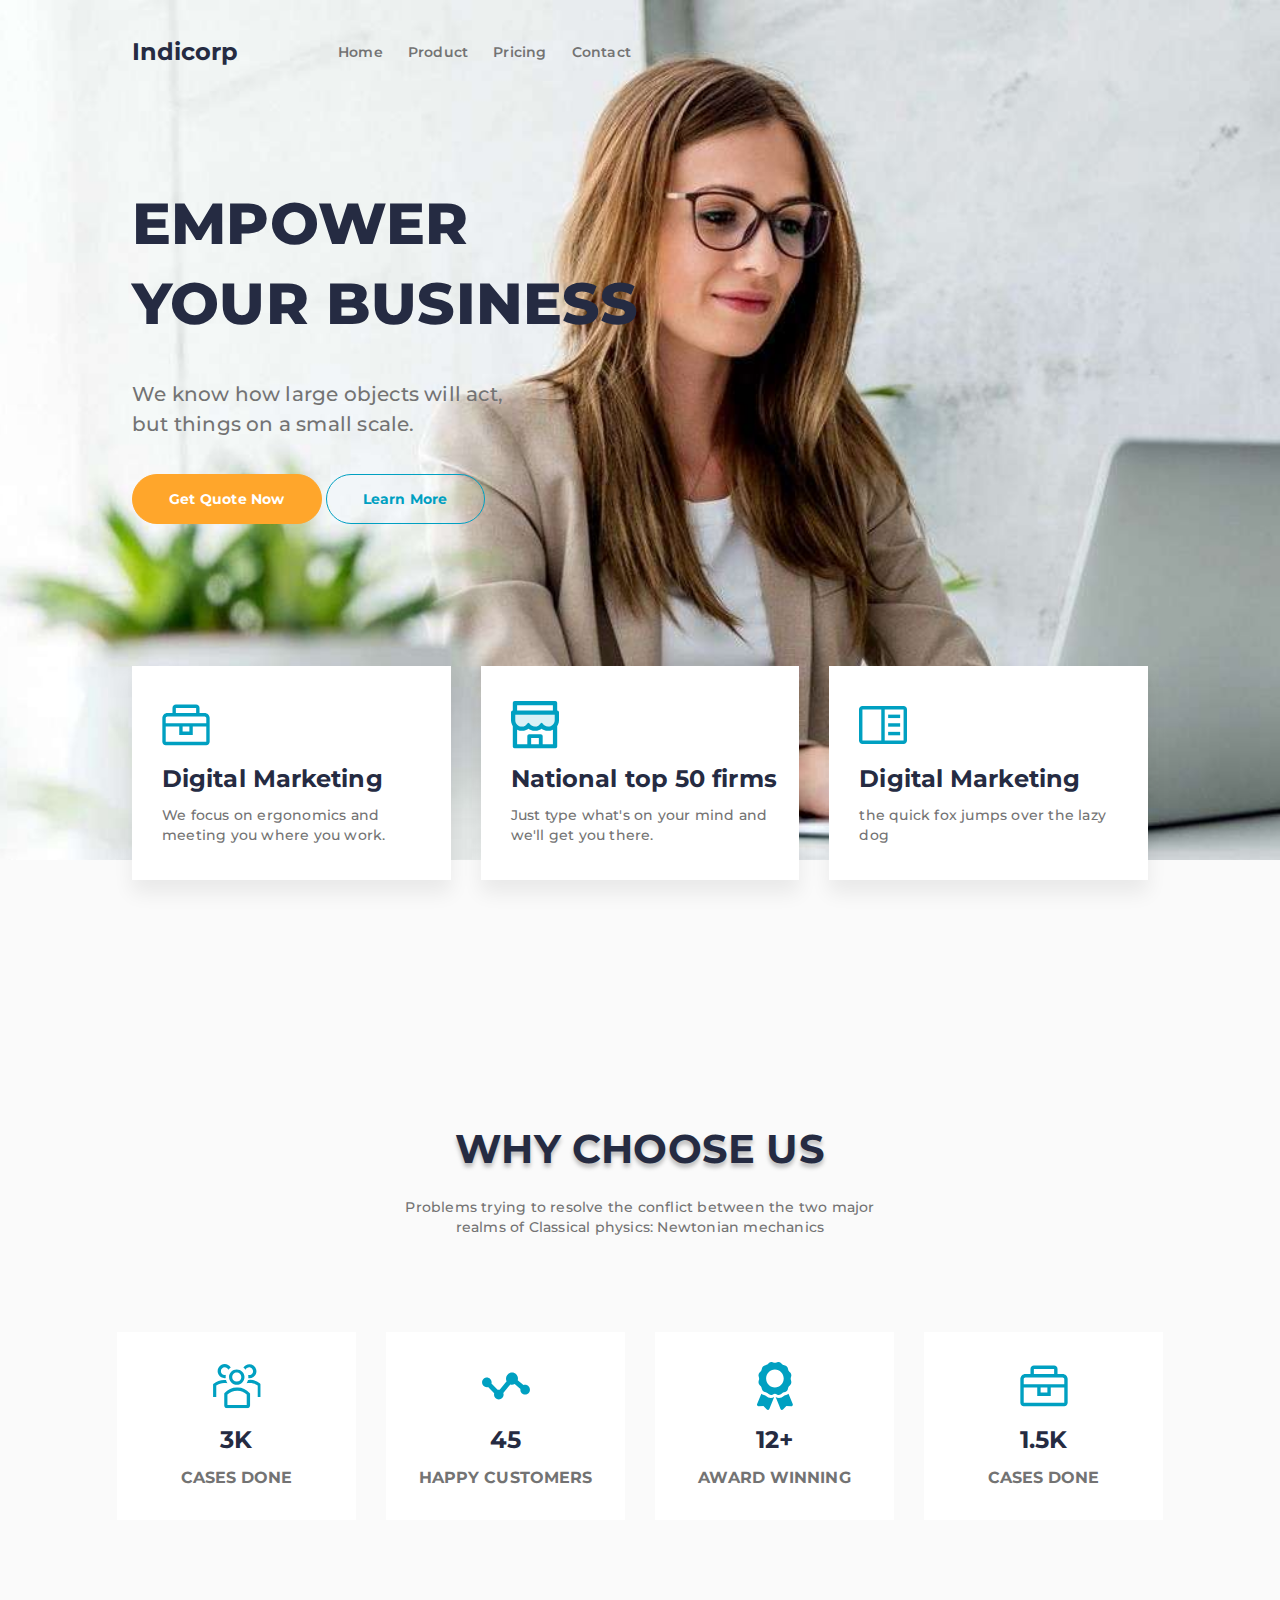
<file: docs/index.html>
<!DOCTYPE html>
<html lang="en">
<head>
    <meta charset="UTF-8">
    <meta http-equiv="X-UA-Compatible" content="IE=edge">
    <meta name="viewport" content="width=device-width, initial-scale=1.0">
    <title>Indicorp Webpack Template</title>
<link rel="icon" href="favicon.ico"><script defer src="js/app.js"></script><link href="css/app.css" rel="stylesheet"></head>
<body>
    <header class="header-main">
        <div class="container container--hero">
            <div class="header-bar">
                <a href="#" class="header-bar__logo">Indicorp</a>
                <nav class="header-bar__menu">
                    <ul class="header-bar__menu-list">
                        <li class="header-bar__menu-item"><a href="#" class="header-bar__menu-link">Home</a></li>
                        <li class="header-bar__menu-item"><a href="#" class="header-bar__menu-link">Product</a></li>
                        <li class="header-bar__menu-item"><a href="#" class="header-bar__menu-link">Pricing</a></li>
                        <li class="header-bar__menu-item"><a href="#" class="header-bar__menu-link">Contact</a></li>
                    </ul>
                </nav>
            </div>
            <div class="header-hero">
                <h1 class="header-hero__title">Empower your business</h1>
                <p class="header-hero__descr">We know how large objects will act, but things on a small scale.</p>
                <a href="#" class="button button--rounded button--primary">Get Quote Now</a>
                <a href="#" class="button button--rounded button--secondary">Learn More</a>
            </div>
            <div class="header-bottom">
                <div class="header-bottom__items">
                  <div class="header-bottom__item">
                    <div class="item-header">
                      <div class="item-header__img">
                        <svg width="48" height="48" viewBox="0 0 48 41" fill="none" xmlns="http://www.w3.org/2000/svg">
                          <path
                            d="M42.5886 8.52529H37.519V3.45567C37.519 2.55931 37.1629 1.69966 36.5291 1.06583C35.8952 0.432007 35.0356 0.0759277 34.1392 0.0759277H13.8608C12.9644 0.0759277 12.1047 0.432007 11.4709 1.06583C10.8371 1.69966 10.481 2.55931 10.481 3.45567V8.52529H5.41139C4.06684 8.52529 2.77736 9.05941 1.82662 10.0102C0.875886 10.9609 0.341766 12.2504 0.341766 13.5949V37.2531C0.341766 38.1495 0.697846 39.0092 1.33167 39.643C1.9655 40.2768 2.82515 40.6329 3.72151 40.6329H44.2785C45.1748 40.6329 46.0345 40.2768 46.6683 39.643C47.3021 39.0092 47.6582 38.1495 47.6582 37.2531V13.5949C47.6582 12.2504 47.1241 10.9609 46.1734 10.0102C45.2226 9.05941 43.9331 8.52529 42.5886 8.52529ZM13.8608 3.45567H34.1392V8.52529H13.8608V3.45567ZM44.2785 37.2531H3.72151V22.0443H17.2405V30.4936H30.7595V22.0443H44.2785V37.2531ZM20.6202 22.0443H27.3797V27.1139H20.6202V22.0443ZM3.72151 18.6645V13.5949C3.72151 13.1467 3.89955 12.7169 4.21647 12.4C4.53338 12.0831 4.9632 11.905 5.41139 11.905H42.5886C43.0368 11.905 43.4666 12.0831 43.7835 12.4C44.1004 12.7169 44.2785 13.1467 44.2785 13.5949V18.6645H3.72151Z"
                            fill="#00A0C1" />
                        </svg>
                      </div>
                      <h3 class="item-header__name">Digital Marketing</h3>
                      <p class="item-header__descr">We focus on ergonomics and
                        meeting you where you work.</p>
                    </div>
                  </div>
                  <div class="header-bottom__item">
                    <div class="item-header">
                      <div class="item-header__img">
                        <svg width="48" height="48" viewBox="0 0 48 48" fill="none" xmlns="http://www.w3.org/2000/svg">
                          <g clip-path="url(#clip0_1_50)">
                            <path opacity="0.15"
                              d="M43.65 13.7502H4.35004C4.33204 13.7502 4.32004 13.7621 4.32004 13.7799V19.1851C4.32004 22.7294 7.26003 25.6039 10.878 25.6039C13.32 25.6039 15.45 24.3 16.584 22.3619C16.758 22.0597 17.088 21.87 17.442 21.87C17.796 21.87 18.12 22.0597 18.3 22.3619C19.428 24.3 21.558 25.6039 24 25.6039C26.448 25.6039 28.584 24.2941 29.706 22.3501C29.88 22.0537 30.198 21.87 30.54 21.87H30.576C30.924 21.87 31.236 22.0537 31.41 22.3501C32.538 24.2941 34.674 25.6039 37.122 25.6039C40.74 25.6039 43.68 22.7294 43.68 19.1851V13.7799C43.68 13.7621 43.668 13.7502 43.65 13.7502Z"
                              fill="#00A0C1" />
                            <path
                              d="M46.2 9.48885V1.89659C46.2 0.847537 45.342 0 44.28 0H3.72003C2.65804 0 1.80004 0.847537 1.80004 1.89659V9.48885C0.798037 9.54812 3.71756e-05 10.372 3.71756e-05 11.3795V19.1851C-0.00380525 20.6197 0.290253 22.0398 0.864037 23.3576C1.12204 23.9622 1.44004 24.5311 1.80004 25.0705V45.518C1.80004 46.5612 2.65804 47.4146 3.72003 47.4146H44.28C45.342 47.4146 46.2 46.5671 46.2 45.518V25.0705C46.5657 24.5298 46.879 23.9563 47.136 23.3576C47.706 22.036 48 20.6313 48 19.1851V11.3795C48 10.372 47.202 9.54812 46.2 9.48885ZM6.12003 4.26732H41.88V9.48293H6.12003V4.26732ZM27.84 43.1532H20.16V36.9834H27.84V43.1532ZM41.904 43.1532H31.68V35.0868C31.68 34.0378 30.822 33.1902 29.76 33.1902H18.24C17.178 33.1902 16.32 34.0378 16.32 35.0868V43.1532H6.12003V28.7985C6.29403 28.8814 6.47403 28.9644 6.66003 29.0355C7.99803 29.5927 9.42003 29.8712 10.884 29.8712C12.348 29.8712 13.764 29.5927 15.108 29.0355C15.936 28.6918 16.716 28.2532 17.43 27.7257C17.442 27.7198 17.454 27.7198 17.466 27.7257C18.1822 28.2554 18.9622 28.6954 19.788 29.0355C21.126 29.5927 22.548 29.8712 24.012 29.8712C25.476 29.8712 26.892 29.5927 28.236 29.0355C29.064 28.6918 29.844 28.2532 30.558 27.7257C30.57 27.7198 30.582 27.7198 30.594 27.7257C31.3102 28.2554 32.0902 28.6954 32.916 29.0355C34.254 29.5927 35.676 29.8712 37.14 29.8712C38.604 29.8712 40.02 29.5927 41.364 29.0355C41.544 28.9585 41.724 28.8814 41.904 28.7985V43.1532ZM43.68 19.1851C43.68 22.7294 40.74 25.6039 37.122 25.6039C34.674 25.6039 32.538 24.2941 31.41 22.3501C31.236 22.0537 30.924 21.87 30.576 21.87H30.54C30.198 21.87 29.88 22.0537 29.706 22.3501C29.1304 23.3417 28.2992 24.1652 27.297 24.7367C26.2948 25.3082 25.1572 25.6074 24 25.6039C21.558 25.6039 19.428 24.3 18.3 22.3619C18.12 22.0597 17.796 21.87 17.442 21.87C17.088 21.87 16.758 22.0597 16.584 22.3619C16.005 23.3498 15.1728 24.1695 14.1711 24.7387C13.1694 25.3078 12.0336 25.6062 10.878 25.6039C7.26003 25.6039 4.32003 22.7294 4.32003 19.1851V13.7799C4.32003 13.7621 4.33203 13.7502 4.35003 13.7502H43.65C43.668 13.7502 43.68 13.7621 43.68 13.7799V19.1851Z"
                              fill="#00A0C1" />
                          </g>
                          <defs>
                            <clipPath id="clip0_1_50">
                              <rect width="48" height="47.4146" fill="#00A0C1" />
                            </clipPath>
                          </defs>
                        </svg>
                      </div>
                      <h3 class="item-header__name">National top 50 firms</h3>
                      <p class="item-header__descr">Just type what's on your mind
                        and we'll get you there.</p>
                    </div>
                  </div>
                  <div class="header-bottom__item">
                    <div class="item-header">
                      <div class="item-header__img">
                        <svg width="48" height="48" viewBox="0 0 48 48" fill="#00A0C1" xmlns="http://www.w3.org/2000/svg">
                          <g clip-path="url(#clip0_1_57)">
                            <path d="M29.1419 13.6241H41.1398V17.0695H29.1419V13.6241Z" fill="#00A0C1" />
                            <path d="M29.1419 22.2375H41.1398V25.6829H29.1419V22.2375Z" fill="#00A0C1" />
                            <path d="M29.1419 30.8506H41.1398V34.2959H29.1419V30.8506Z" fill="#00A0C1" />
                            <path
                              d="M44.5679 5.01111H3.43234C2.52347 5.01202 1.65208 5.3753 1.00941 6.02123C0.366737 6.66715 0.00528678 7.54295 0.00437927 8.45643V39.4643C0.00528678 40.3778 0.366737 41.2536 1.00941 41.8995C1.65208 42.5454 2.52347 42.9087 3.43234 42.9096H44.5679C45.4766 42.9082 46.3477 42.5448 46.9903 41.899C47.6329 41.2532 47.9945 40.3776 47.9958 39.4643V8.45643C47.9949 7.54295 47.6335 6.66715 46.9908 6.02123C46.3481 5.3753 45.4767 5.01202 44.5679 5.01111ZM3.43234 8.45643H22.2861V39.4643H3.43234V8.45643ZM25.7141 39.4643V8.45643H44.5679L44.5713 39.4643H25.7141Z"
                              fill="#00A0C1" />
                          </g>
                          <defs>
                            <clipPath id="clip0_1_57">
                              <rect width="48" height="37.92" fill="#00A0C1" transform="translate(0 5)" />
                            </clipPath>
                          </defs>
                        </svg>
                      </div>
                      <h3 class="item-header__name">Digital Marketing</h3>
                      <p class="item-header__descr">the quick fox jumps over the
                        lazy dog</p>
                    </div>
                  </div>
                </div>
              </div>
            </div>
        </div>
    </header>
    <section class="why-us">
        <div class="why-us_1container">
          <header class="why-us_1header">
            <h2 class="why-us-title">
              WHY CHOOSE US
            </h2>
            <p>
              Problems trying to resolve the conflict between the two major realms of Classical physics: Newtonian mechanics 
            </p>
          </header>
        
          <div class="why-us_boxes">
            <div class="why-us_box-item">
            <div class="item-1header">
              <div class="item-1header_svg-image">
                  <svg width="49" height="48" viewBox="0 0 49 48" fill="none" xmlns="http://www.w3.org/2000/svg">
                    <g clip-path="url(#clip0_1_97)">
                    <g clip-path="url(#clip1_1_97)">
                    <path d="M24.8406 22.8022C29.1448 22.8022 32.4925 19.3069 32.4925 15.0171C32.4925 10.7273 28.9854 7.39087 24.6812 7.39087C20.377 7.39087 17.0293 10.8862 17.0293 15.0171C17.0293 19.3069 20.5364 22.8022 24.8406 22.8022ZM24.6812 10.5685C24.8406 10.5685 24.8406 10.5685 24.6812 10.5685C27.2318 10.5685 29.3042 12.6339 29.3042 15.176C29.3042 17.7181 27.2318 19.6246 24.6812 19.6246C22.1305 19.6246 20.2176 17.5592 20.2176 15.176C20.2176 12.6339 22.2899 10.5685 24.6812 10.5685Z" fill="#00A0C1"/>
                    <path d="M48.4339 21.8487C45.405 19.1477 41.4197 17.7178 37.2749 17.8767H35.9996C35.6808 19.1477 35.2025 20.2599 34.5648 21.2132C35.5213 21.0543 36.3184 21.0543 37.2749 21.0543C40.3038 20.8954 43.3327 21.8487 45.7239 23.5964V35.0357H48.9122V22.3253L48.4339 21.8487Z" fill="#00A0C1"/>
                    <path d="M33.6084 7.70814C34.4055 5.80158 36.6373 4.8483 38.7097 5.6427C40.6226 6.4371 41.5791 8.66141 40.782 10.7269C40.1444 12.1568 38.7097 13.1101 37.2749 13.1101C36.9561 13.1101 36.4779 13.1101 36.159 12.9512C36.3184 13.7456 36.3184 14.54 36.3184 15.1755V16.1288C36.6373 16.1288 36.9561 16.2876 37.2749 16.2876C41.2603 16.2876 44.4486 13.1101 44.4486 9.29693C44.4486 5.32494 41.2603 2.14734 37.4343 2.14734C34.8837 2.14734 32.6519 3.41838 31.3766 5.6427C32.1737 6.11934 32.9707 6.75486 33.6084 7.70814Z" fill="#00A0C1"/>
                    <path d="M15.4351 21.3721C14.7975 20.4189 14.3192 19.3067 14.0004 18.0357H12.7251C8.58031 17.8768 4.59495 19.3067 1.56607 21.8488L1.08783 22.3254V35.0358H4.27612V23.5965C6.82675 21.8488 9.69621 20.8955 12.7251 21.0544C13.6816 21.0544 14.6381 21.2133 15.4351 21.3721Z" fill="#00A0C1"/>
                    <path d="M12.7251 16.1294C13.044 16.1294 13.3628 16.1294 13.6816 15.9705V15.0172C13.6816 14.2228 13.6816 13.4284 13.841 12.7929C13.5222 12.9518 13.044 12.9518 12.7251 12.9518C10.6527 12.9518 8.89917 11.2041 8.89917 9.13868C8.89917 7.07324 10.6527 5.32556 12.7251 5.32556C14.3193 5.32556 15.754 6.27884 16.3917 7.70876C17.0293 6.91436 17.9858 6.11996 18.7829 5.48444C16.7105 2.14796 12.4063 1.0358 9.05859 3.10124C5.71088 5.16668 4.59498 9.45644 6.66737 12.7929C7.94269 14.8584 10.1745 16.1294 12.7251 16.1294Z" fill="#00A0C1"/>
                    <path d="M37.9126 31.3816L37.5938 30.905C34.4055 27.4096 29.9419 25.3442 25.1594 25.5031C20.377 25.3442 15.754 27.4096 12.5657 30.905L12.2469 31.3816V43.4565C12.2469 44.8864 13.3628 46.1574 14.9569 46.1574H35.362C36.7967 46.1574 38.072 44.8864 38.072 43.4565V31.3816H37.9126ZM34.7243 42.9798H15.4351V32.4938C17.9858 29.9517 21.4929 28.6807 25.1594 28.6807C28.6666 28.5218 32.1737 29.9517 34.7243 32.4938V42.9798Z" fill="#00A0C1"/>
                    </g>
                    </g>
                    <defs>
                    <clipPath id="clip0_1_97">
                    <rect width="48" height="48" fill="white" transform="translate(0.5)"/>
                    </clipPath>
                    <clipPath id="clip1_1_97">
                    <rect width="48" height="44.2105" fill="white" transform="translate(1 2)"/>
                    </clipPath>
                    </defs>
                    </svg>      
              </div>
              <h2 class="item-1header_text">
                3K
              </h2>
              <h5 class="item-1header_dscrp">
                CASES DONE
              </h5>
            </div>
          </div>
                            

          <div class="why-us_box-item">
            <div class="item-1header">
              <div class="item-1header_svg-image">
                <svg width="48" height="48" viewBox="0 0 48 27" fill="none" xmlns="http://www.w3.org/2000/svg">
                  <path d="M43.1502 12.2822C42.5747 12.2864 42.0047 12.3962 41.4674 12.6064L35.7271 7.82167C35.8684 7.30005 35.9689 6.75894 35.9689 6.18858C35.9689 2.81028 33.3022 0.0949707 29.9844 0.0949707C26.6667 0.0949707 24 2.81028 24 6.18858C24 7.15381 24.2394 8.05323 24.6272 8.86246L17.6636 17.2424C17.3849 17.1893 17.1022 17.1607 16.8186 17.1571C16.3902 17.1571 15.9856 17.2302 15.593 17.3374L9.45776 11.0903C9.56548 10.693 9.63729 10.281 9.63729 9.84475C9.63729 7.14406 7.50204 4.96986 4.84973 4.96986C2.19742 4.96986 0.0621643 7.14406 0.0621643 9.84475C0.0621643 12.5454 2.19742 14.7196 4.84973 14.7196C5.27822 14.7196 5.68277 14.6465 6.07535 14.5393L12.2106 20.7864C12.0955 21.1914 12.0351 21.6104 12.0311 22.032C12.0311 24.7327 14.1663 26.9069 16.8186 26.9069C19.471 26.9069 21.6062 24.7327 21.6062 22.032C21.6062 21.4543 21.4913 20.9107 21.3118 20.3964L28.2849 12.0068C28.8282 12.1676 29.3908 12.2822 29.9844 12.2822C30.9291 12.2769 31.8589 12.0421 32.6966 11.5973L38.4393 16.382C38.3942 16.638 38.3686 16.8971 38.3627 17.1571C38.3627 19.8578 40.4979 22.032 43.1502 22.032C45.8026 22.032 47.9378 19.8578 47.9378 17.1571C47.9378 14.4564 45.8026 12.2822 43.1502 12.2822Z" fill="#00A0C1"/>
                  </svg>   
              </div>
              <h2 class="item-1header_text">
                45
              </h2>
              <h5 class="item-1header_dscrp">
                HAPPY CUSTOMERS
              </h5>
            </div>
          </div>
          <div class="why-us_box-item">
            <div class="item-1header">
              <div class="item-1header_svg-image">
                <svg width="36" height="48" viewBox="0 0 36 48" fill="none" xmlns="http://www.w3.org/2000/svg">
                  <path d="M9.06414 33.9949C8.25307 33.1802 8.67587 33.4099 6.71961 32.8839C5.83201 32.6449 5.05174 32.1855 4.34614 31.6352L0.111605 42.0639C-0.298129 43.0736 0.467205 44.1705 1.55174 44.1292L6.46947 43.9408L9.85187 47.5296C10.5985 48.3208 11.9089 48.0742 12.3187 47.0646L17.1767 35.1002C16.1649 35.6664 15.0421 35.9983 13.8811 35.9983C12.0611 35.9983 10.3512 35.2867 9.06414 33.9949ZM35.7276 42.0639L31.4931 31.6352C30.7875 32.1864 30.0072 32.6449 29.1196 32.8839C27.1531 33.4127 27.5843 33.1821 26.7751 33.9949C25.488 35.2867 23.7772 35.9983 21.9572 35.9983C20.7961 35.9983 19.6733 35.6655 18.6616 35.1002L23.5196 47.0646C23.9293 48.0742 25.2407 48.3208 25.9864 47.5296L29.3697 43.9408L34.2875 44.1292C35.372 44.1705 36.1373 43.0727 35.7276 42.0639ZM24.5463 31.8733C25.9724 30.4155 26.1357 30.5411 28.1667 29.9852C29.4631 29.6299 30.4767 28.5939 30.8239 27.2683C31.522 24.6058 31.3409 24.9274 33.2459 22.9792C34.1951 22.0089 34.5656 20.5942 34.2184 19.2686C33.5212 16.608 33.5203 16.9792 34.2184 14.3158C34.5656 12.9902 34.1951 11.5755 33.2459 10.6052C31.3409 8.65706 31.522 8.97769 30.8239 6.31613C30.4767 4.9905 29.4631 3.95456 28.1667 3.59925C25.5645 2.88581 25.8781 3.07238 23.9713 1.12331C23.0221 0.153002 21.638 -0.226685 20.3416 0.128627C17.7404 0.841127 18.1035 0.842064 15.4976 0.128627C14.2012 -0.226685 12.8171 0.152065 11.8679 1.12331C9.96294 3.07144 10.2765 2.88581 7.67347 3.59925C6.37707 3.95456 5.36347 4.9905 5.01627 6.31613C4.31907 8.97769 4.49921 8.65706 2.59427 10.6052C1.64507 11.5755 1.2736 12.9902 1.62174 14.3158C2.31894 16.9746 2.31987 16.6033 1.62174 19.2677C1.27454 20.5933 1.64507 22.008 2.59427 22.9792C4.49921 24.9274 4.31814 24.6058 5.01627 27.2683C5.36347 28.5939 6.37707 29.6299 7.67347 29.9852C9.76227 30.5571 9.91814 30.4671 11.2929 31.8733C12.5277 33.1361 14.4513 33.3621 15.9353 32.4189C16.5288 32.0405 17.2172 31.8396 17.9201 31.8396C18.623 31.8396 19.3114 32.0405 19.9048 32.4189C21.3879 33.3621 23.3115 33.1361 24.5463 31.8733ZM9.11454 16.4946C9.11454 11.523 13.0569 7.49269 17.9196 7.49269C22.7823 7.49269 26.7247 11.523 26.7247 16.4946C26.7247 21.4661 22.7823 25.4964 17.9196 25.4964C13.0569 25.4964 9.11454 21.4661 9.11454 16.4946Z" fill="#00A0C1"/>
                  </svg>  
              </div>
              <h2 class="item-1header_text">
                12+
              </h2>
              <h5 class="item-1header_dscrp">
                AWARD WINNING
              </h5>
            </div>
          </div>
          <div class="why-us_box-item">
            <div class="item-1header">
              <div class="item-1header_svg-image">
                <svg width="48" height="48" viewBox="0 0 48 41" fill="none" xmlns="http://www.w3.org/2000/svg">
                  <path d="M42.5886 8.52529H37.519V3.45567C37.519 2.55931 37.1629 1.69966 36.5291 1.06583C35.8952 0.432007 35.0356 0.0759277 34.1392 0.0759277H13.8608C12.9644 0.0759277 12.1047 0.432007 11.4709 1.06583C10.8371 1.69966 10.481 2.55931 10.481 3.45567V8.52529H5.41139C4.06684 8.52529 2.77736 9.05941 1.82662 10.0102C0.875886 10.9609 0.341766 12.2504 0.341766 13.5949V37.2531C0.341766 38.1495 0.697846 39.0092 1.33167 39.643C1.9655 40.2768 2.82515 40.6329 3.72151 40.6329H44.2785C45.1748 40.6329 46.0345 40.2768 46.6683 39.643C47.3021 39.0092 47.6582 38.1495 47.6582 37.2531V13.5949C47.6582 12.2504 47.1241 10.9609 46.1734 10.0102C45.2226 9.05941 43.9331 8.52529 42.5886 8.52529ZM13.8608 3.45567H34.1392V8.52529H13.8608V3.45567ZM44.2785 37.2531H3.72151V22.0443H17.2405V30.4936H30.7595V22.0443H44.2785V37.2531ZM20.6202 22.0443H27.3797V27.1139H20.6202V22.0443ZM3.72151 18.6645V13.5949C3.72151 13.1467 3.89955 12.7169 4.21647 12.4C4.53338 12.0831 4.9632 11.905 5.41139 11.905H42.5886C43.0368 11.905 43.4666 12.0831 43.7835 12.4C44.1004 12.7169 44.2785 13.1467 44.2785 13.5949V18.6645H3.72151Z" fill="#00A0C1"/>
                  </svg>
            </div>
            <h2 class="item-1header_text">
              1.5K
            </h2>
            <h5 class="item-1header_dscrp">
              CASES DONE
            </h5>
          </div>
         </div>
        </div>
      </div>
    </sections>
</body>
</html>
</file>
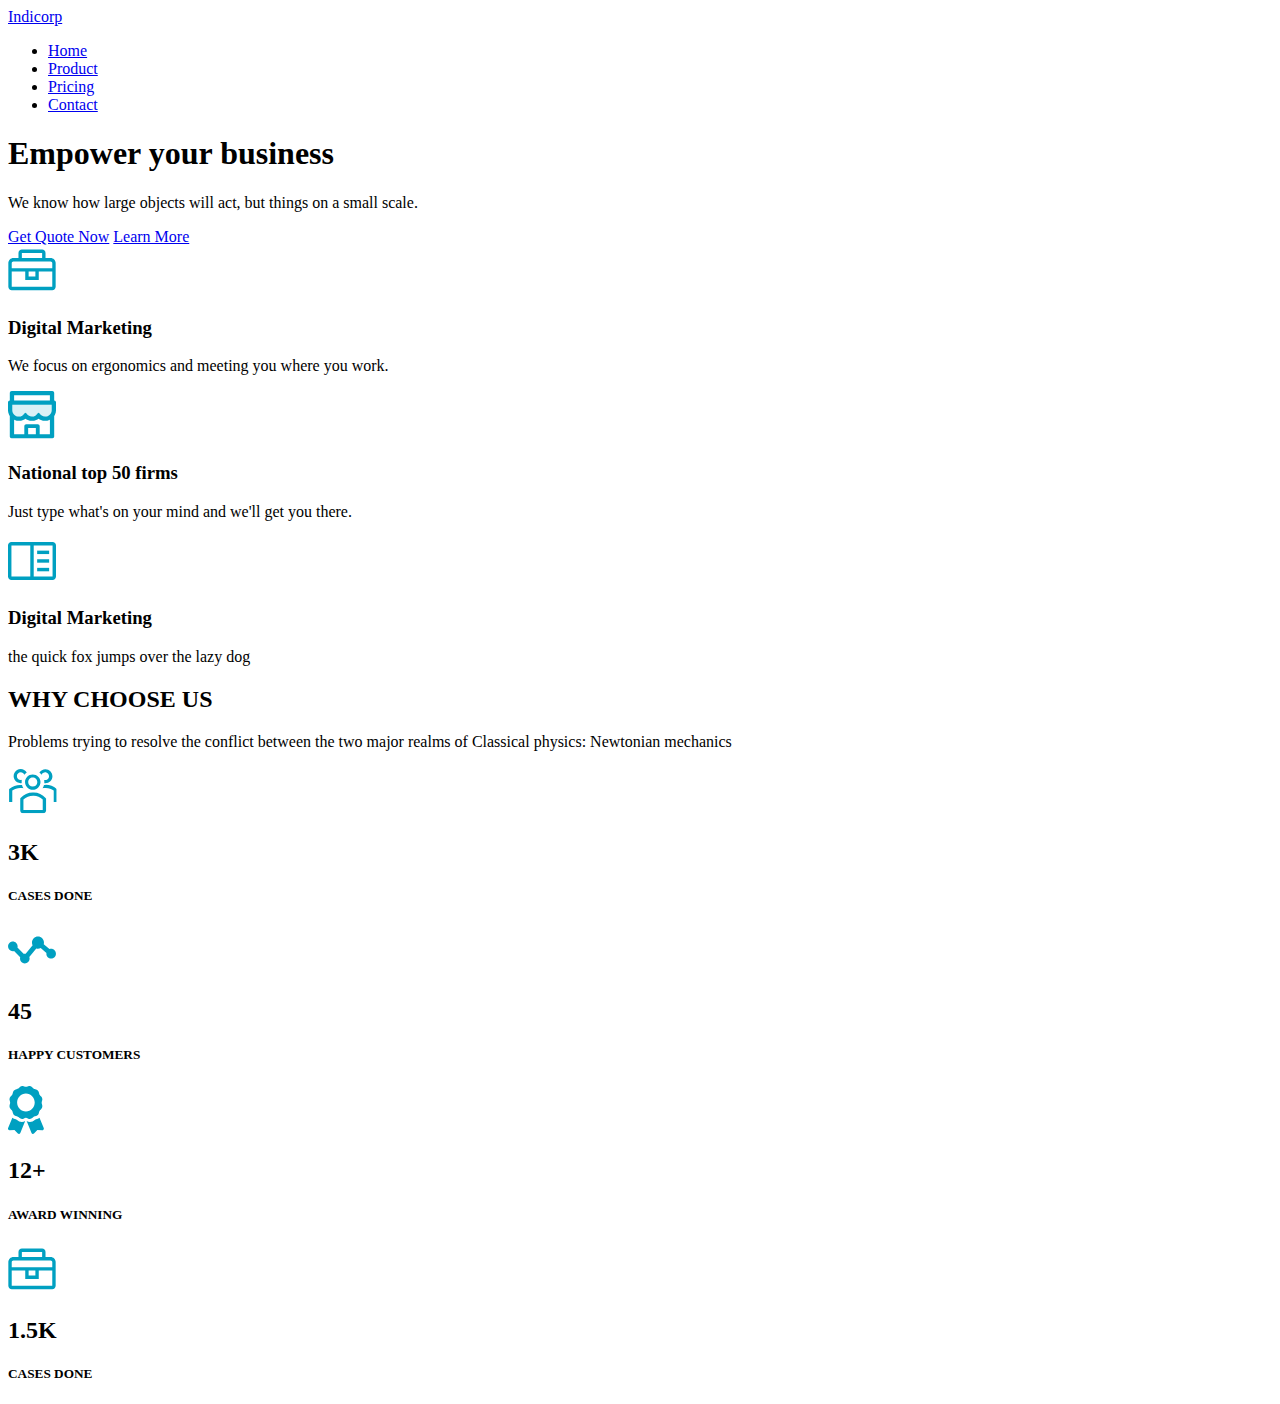
<file: src/index.html>
<!DOCTYPE html>
<html lang="en">
<head>
    <meta charset="UTF-8">
    <meta http-equiv="X-UA-Compatible" content="IE=edge">
    <meta name="viewport" content="width=device-width, initial-scale=1.0">
    <title>Indicorp Webpack Template</title>
</head>
<body>
    <header class="header-main">
        <div class="container container--hero">
            <div class="header-bar">
                <a href="#" class="header-bar__logo">Indicorp</a>
                <nav class="header-bar__menu">
                    <ul class="header-bar__menu-list">
                        <li class="header-bar__menu-item"><a href="#" class="header-bar__menu-link">Home</a></li>
                        <li class="header-bar__menu-item"><a href="#" class="header-bar__menu-link">Product</a></li>
                        <li class="header-bar__menu-item"><a href="#" class="header-bar__menu-link">Pricing</a></li>
                        <li class="header-bar__menu-item"><a href="#" class="header-bar__menu-link">Contact</a></li>
                    </ul>
                </nav>
            </div>
            <div class="header-hero">
                <h1 class="header-hero__title">Empower your business</h1>
                <p class="header-hero__descr">We know how large objects will act, but things on a small scale.</p>
                <a href="#" class="button button--rounded button--primary">Get Quote Now</a>
                <a href="#" class="button button--rounded button--secondary">Learn More</a>
            </div>
            <div class="header-bottom">
                <div class="header-bottom__items">
                  <div class="header-bottom__item">
                    <div class="item-header">
                      <div class="item-header__img">
                        <svg width="48" height="48" viewBox="0 0 48 41" fill="none" xmlns="http://www.w3.org/2000/svg">
                          <path
                            d="M42.5886 8.52529H37.519V3.45567C37.519 2.55931 37.1629 1.69966 36.5291 1.06583C35.8952 0.432007 35.0356 0.0759277 34.1392 0.0759277H13.8608C12.9644 0.0759277 12.1047 0.432007 11.4709 1.06583C10.8371 1.69966 10.481 2.55931 10.481 3.45567V8.52529H5.41139C4.06684 8.52529 2.77736 9.05941 1.82662 10.0102C0.875886 10.9609 0.341766 12.2504 0.341766 13.5949V37.2531C0.341766 38.1495 0.697846 39.0092 1.33167 39.643C1.9655 40.2768 2.82515 40.6329 3.72151 40.6329H44.2785C45.1748 40.6329 46.0345 40.2768 46.6683 39.643C47.3021 39.0092 47.6582 38.1495 47.6582 37.2531V13.5949C47.6582 12.2504 47.1241 10.9609 46.1734 10.0102C45.2226 9.05941 43.9331 8.52529 42.5886 8.52529ZM13.8608 3.45567H34.1392V8.52529H13.8608V3.45567ZM44.2785 37.2531H3.72151V22.0443H17.2405V30.4936H30.7595V22.0443H44.2785V37.2531ZM20.6202 22.0443H27.3797V27.1139H20.6202V22.0443ZM3.72151 18.6645V13.5949C3.72151 13.1467 3.89955 12.7169 4.21647 12.4C4.53338 12.0831 4.9632 11.905 5.41139 11.905H42.5886C43.0368 11.905 43.4666 12.0831 43.7835 12.4C44.1004 12.7169 44.2785 13.1467 44.2785 13.5949V18.6645H3.72151Z"
                            fill="#00A0C1" />
                        </svg>
                      </div>
                      <h3 class="item-header__name">Digital Marketing</h3>
                      <p class="item-header__descr">We focus on ergonomics and
                        meeting you where you work.</p>
                    </div>
                  </div>
                  <div class="header-bottom__item">
                    <div class="item-header">
                      <div class="item-header__img">
                        <svg width="48" height="48" viewBox="0 0 48 48" fill="none" xmlns="http://www.w3.org/2000/svg">
                          <g clip-path="url(#clip0_1_50)">
                            <path opacity="0.15"
                              d="M43.65 13.7502H4.35004C4.33204 13.7502 4.32004 13.7621 4.32004 13.7799V19.1851C4.32004 22.7294 7.26003 25.6039 10.878 25.6039C13.32 25.6039 15.45 24.3 16.584 22.3619C16.758 22.0597 17.088 21.87 17.442 21.87C17.796 21.87 18.12 22.0597 18.3 22.3619C19.428 24.3 21.558 25.6039 24 25.6039C26.448 25.6039 28.584 24.2941 29.706 22.3501C29.88 22.0537 30.198 21.87 30.54 21.87H30.576C30.924 21.87 31.236 22.0537 31.41 22.3501C32.538 24.2941 34.674 25.6039 37.122 25.6039C40.74 25.6039 43.68 22.7294 43.68 19.1851V13.7799C43.68 13.7621 43.668 13.7502 43.65 13.7502Z"
                              fill="#00A0C1" />
                            <path
                              d="M46.2 9.48885V1.89659C46.2 0.847537 45.342 0 44.28 0H3.72003C2.65804 0 1.80004 0.847537 1.80004 1.89659V9.48885C0.798037 9.54812 3.71756e-05 10.372 3.71756e-05 11.3795V19.1851C-0.00380525 20.6197 0.290253 22.0398 0.864037 23.3576C1.12204 23.9622 1.44004 24.5311 1.80004 25.0705V45.518C1.80004 46.5612 2.65804 47.4146 3.72003 47.4146H44.28C45.342 47.4146 46.2 46.5671 46.2 45.518V25.0705C46.5657 24.5298 46.879 23.9563 47.136 23.3576C47.706 22.036 48 20.6313 48 19.1851V11.3795C48 10.372 47.202 9.54812 46.2 9.48885ZM6.12003 4.26732H41.88V9.48293H6.12003V4.26732ZM27.84 43.1532H20.16V36.9834H27.84V43.1532ZM41.904 43.1532H31.68V35.0868C31.68 34.0378 30.822 33.1902 29.76 33.1902H18.24C17.178 33.1902 16.32 34.0378 16.32 35.0868V43.1532H6.12003V28.7985C6.29403 28.8814 6.47403 28.9644 6.66003 29.0355C7.99803 29.5927 9.42003 29.8712 10.884 29.8712C12.348 29.8712 13.764 29.5927 15.108 29.0355C15.936 28.6918 16.716 28.2532 17.43 27.7257C17.442 27.7198 17.454 27.7198 17.466 27.7257C18.1822 28.2554 18.9622 28.6954 19.788 29.0355C21.126 29.5927 22.548 29.8712 24.012 29.8712C25.476 29.8712 26.892 29.5927 28.236 29.0355C29.064 28.6918 29.844 28.2532 30.558 27.7257C30.57 27.7198 30.582 27.7198 30.594 27.7257C31.3102 28.2554 32.0902 28.6954 32.916 29.0355C34.254 29.5927 35.676 29.8712 37.14 29.8712C38.604 29.8712 40.02 29.5927 41.364 29.0355C41.544 28.9585 41.724 28.8814 41.904 28.7985V43.1532ZM43.68 19.1851C43.68 22.7294 40.74 25.6039 37.122 25.6039C34.674 25.6039 32.538 24.2941 31.41 22.3501C31.236 22.0537 30.924 21.87 30.576 21.87H30.54C30.198 21.87 29.88 22.0537 29.706 22.3501C29.1304 23.3417 28.2992 24.1652 27.297 24.7367C26.2948 25.3082 25.1572 25.6074 24 25.6039C21.558 25.6039 19.428 24.3 18.3 22.3619C18.12 22.0597 17.796 21.87 17.442 21.87C17.088 21.87 16.758 22.0597 16.584 22.3619C16.005 23.3498 15.1728 24.1695 14.1711 24.7387C13.1694 25.3078 12.0336 25.6062 10.878 25.6039C7.26003 25.6039 4.32003 22.7294 4.32003 19.1851V13.7799C4.32003 13.7621 4.33203 13.7502 4.35003 13.7502H43.65C43.668 13.7502 43.68 13.7621 43.68 13.7799V19.1851Z"
                              fill="#00A0C1" />
                          </g>
                          <defs>
                            <clipPath id="clip0_1_50">
                              <rect width="48" height="47.4146" fill="#00A0C1" />
                            </clipPath>
                          </defs>
                        </svg>
                      </div>
                      <h3 class="item-header__name">National top 50 firms</h3>
                      <p class="item-header__descr">Just type what's on your mind
                        and we'll get you there.</p>
                    </div>
                  </div>
                  <div class="header-bottom__item">
                    <div class="item-header">
                      <div class="item-header__img">
                        <svg width="48" height="48" viewBox="0 0 48 48" fill="#00A0C1" xmlns="http://www.w3.org/2000/svg">
                          <g clip-path="url(#clip0_1_57)">
                            <path d="M29.1419 13.6241H41.1398V17.0695H29.1419V13.6241Z" fill="#00A0C1" />
                            <path d="M29.1419 22.2375H41.1398V25.6829H29.1419V22.2375Z" fill="#00A0C1" />
                            <path d="M29.1419 30.8506H41.1398V34.2959H29.1419V30.8506Z" fill="#00A0C1" />
                            <path
                              d="M44.5679 5.01111H3.43234C2.52347 5.01202 1.65208 5.3753 1.00941 6.02123C0.366737 6.66715 0.00528678 7.54295 0.00437927 8.45643V39.4643C0.00528678 40.3778 0.366737 41.2536 1.00941 41.8995C1.65208 42.5454 2.52347 42.9087 3.43234 42.9096H44.5679C45.4766 42.9082 46.3477 42.5448 46.9903 41.899C47.6329 41.2532 47.9945 40.3776 47.9958 39.4643V8.45643C47.9949 7.54295 47.6335 6.66715 46.9908 6.02123C46.3481 5.3753 45.4767 5.01202 44.5679 5.01111ZM3.43234 8.45643H22.2861V39.4643H3.43234V8.45643ZM25.7141 39.4643V8.45643H44.5679L44.5713 39.4643H25.7141Z"
                              fill="#00A0C1" />
                          </g>
                          <defs>
                            <clipPath id="clip0_1_57">
                              <rect width="48" height="37.92" fill="#00A0C1" transform="translate(0 5)" />
                            </clipPath>
                          </defs>
                        </svg>
                      </div>
                      <h3 class="item-header__name">Digital Marketing</h3>
                      <p class="item-header__descr">the quick fox jumps over the
                        lazy dog</p>
                    </div>
                  </div>
                </div>
              </div>
            </div>
        </div>
    </header>
    <section class="why-us">
        <div class="why-us_1container">
          <header class="why-us_1header">
            <h2 class="why-us-title">
              WHY CHOOSE US
            </h2>
            <p>
              Problems trying to resolve the conflict between the two major realms of Classical physics: Newtonian mechanics 
            </p>
          </header>
        
          <div class="why-us_boxes">
            <div class="why-us_box-item">
            <div class="item-1header">
              <div class="item-1header_svg-image">
                  <svg width="49" height="48" viewBox="0 0 49 48" fill="none" xmlns="http://www.w3.org/2000/svg">
                    <g clip-path="url(#clip0_1_97)">
                    <g clip-path="url(#clip1_1_97)">
                    <path d="M24.8406 22.8022C29.1448 22.8022 32.4925 19.3069 32.4925 15.0171C32.4925 10.7273 28.9854 7.39087 24.6812 7.39087C20.377 7.39087 17.0293 10.8862 17.0293 15.0171C17.0293 19.3069 20.5364 22.8022 24.8406 22.8022ZM24.6812 10.5685C24.8406 10.5685 24.8406 10.5685 24.6812 10.5685C27.2318 10.5685 29.3042 12.6339 29.3042 15.176C29.3042 17.7181 27.2318 19.6246 24.6812 19.6246C22.1305 19.6246 20.2176 17.5592 20.2176 15.176C20.2176 12.6339 22.2899 10.5685 24.6812 10.5685Z" fill="#00A0C1"/>
                    <path d="M48.4339 21.8487C45.405 19.1477 41.4197 17.7178 37.2749 17.8767H35.9996C35.6808 19.1477 35.2025 20.2599 34.5648 21.2132C35.5213 21.0543 36.3184 21.0543 37.2749 21.0543C40.3038 20.8954 43.3327 21.8487 45.7239 23.5964V35.0357H48.9122V22.3253L48.4339 21.8487Z" fill="#00A0C1"/>
                    <path d="M33.6084 7.70814C34.4055 5.80158 36.6373 4.8483 38.7097 5.6427C40.6226 6.4371 41.5791 8.66141 40.782 10.7269C40.1444 12.1568 38.7097 13.1101 37.2749 13.1101C36.9561 13.1101 36.4779 13.1101 36.159 12.9512C36.3184 13.7456 36.3184 14.54 36.3184 15.1755V16.1288C36.6373 16.1288 36.9561 16.2876 37.2749 16.2876C41.2603 16.2876 44.4486 13.1101 44.4486 9.29693C44.4486 5.32494 41.2603 2.14734 37.4343 2.14734C34.8837 2.14734 32.6519 3.41838 31.3766 5.6427C32.1737 6.11934 32.9707 6.75486 33.6084 7.70814Z" fill="#00A0C1"/>
                    <path d="M15.4351 21.3721C14.7975 20.4189 14.3192 19.3067 14.0004 18.0357H12.7251C8.58031 17.8768 4.59495 19.3067 1.56607 21.8488L1.08783 22.3254V35.0358H4.27612V23.5965C6.82675 21.8488 9.69621 20.8955 12.7251 21.0544C13.6816 21.0544 14.6381 21.2133 15.4351 21.3721Z" fill="#00A0C1"/>
                    <path d="M12.7251 16.1294C13.044 16.1294 13.3628 16.1294 13.6816 15.9705V15.0172C13.6816 14.2228 13.6816 13.4284 13.841 12.7929C13.5222 12.9518 13.044 12.9518 12.7251 12.9518C10.6527 12.9518 8.89917 11.2041 8.89917 9.13868C8.89917 7.07324 10.6527 5.32556 12.7251 5.32556C14.3193 5.32556 15.754 6.27884 16.3917 7.70876C17.0293 6.91436 17.9858 6.11996 18.7829 5.48444C16.7105 2.14796 12.4063 1.0358 9.05859 3.10124C5.71088 5.16668 4.59498 9.45644 6.66737 12.7929C7.94269 14.8584 10.1745 16.1294 12.7251 16.1294Z" fill="#00A0C1"/>
                    <path d="M37.9126 31.3816L37.5938 30.905C34.4055 27.4096 29.9419 25.3442 25.1594 25.5031C20.377 25.3442 15.754 27.4096 12.5657 30.905L12.2469 31.3816V43.4565C12.2469 44.8864 13.3628 46.1574 14.9569 46.1574H35.362C36.7967 46.1574 38.072 44.8864 38.072 43.4565V31.3816H37.9126ZM34.7243 42.9798H15.4351V32.4938C17.9858 29.9517 21.4929 28.6807 25.1594 28.6807C28.6666 28.5218 32.1737 29.9517 34.7243 32.4938V42.9798Z" fill="#00A0C1"/>
                    </g>
                    </g>
                    <defs>
                    <clipPath id="clip0_1_97">
                    <rect width="48" height="48" fill="white" transform="translate(0.5)"/>
                    </clipPath>
                    <clipPath id="clip1_1_97">
                    <rect width="48" height="44.2105" fill="white" transform="translate(1 2)"/>
                    </clipPath>
                    </defs>
                    </svg>      
              </div>
              <h2 class="item-1header_text">
                3K
              </h2>
              <h5 class="item-1header_dscrp">
                CASES DONE
              </h5>
            </div>
          </div>
                            

          <div class="why-us_box-item">
            <div class="item-1header">
              <div class="item-1header_svg-image">
                <svg width="48" height="48" viewBox="0 0 48 27" fill="none" xmlns="http://www.w3.org/2000/svg">
                  <path d="M43.1502 12.2822C42.5747 12.2864 42.0047 12.3962 41.4674 12.6064L35.7271 7.82167C35.8684 7.30005 35.9689 6.75894 35.9689 6.18858C35.9689 2.81028 33.3022 0.0949707 29.9844 0.0949707C26.6667 0.0949707 24 2.81028 24 6.18858C24 7.15381 24.2394 8.05323 24.6272 8.86246L17.6636 17.2424C17.3849 17.1893 17.1022 17.1607 16.8186 17.1571C16.3902 17.1571 15.9856 17.2302 15.593 17.3374L9.45776 11.0903C9.56548 10.693 9.63729 10.281 9.63729 9.84475C9.63729 7.14406 7.50204 4.96986 4.84973 4.96986C2.19742 4.96986 0.0621643 7.14406 0.0621643 9.84475C0.0621643 12.5454 2.19742 14.7196 4.84973 14.7196C5.27822 14.7196 5.68277 14.6465 6.07535 14.5393L12.2106 20.7864C12.0955 21.1914 12.0351 21.6104 12.0311 22.032C12.0311 24.7327 14.1663 26.9069 16.8186 26.9069C19.471 26.9069 21.6062 24.7327 21.6062 22.032C21.6062 21.4543 21.4913 20.9107 21.3118 20.3964L28.2849 12.0068C28.8282 12.1676 29.3908 12.2822 29.9844 12.2822C30.9291 12.2769 31.8589 12.0421 32.6966 11.5973L38.4393 16.382C38.3942 16.638 38.3686 16.8971 38.3627 17.1571C38.3627 19.8578 40.4979 22.032 43.1502 22.032C45.8026 22.032 47.9378 19.8578 47.9378 17.1571C47.9378 14.4564 45.8026 12.2822 43.1502 12.2822Z" fill="#00A0C1"/>
                  </svg>   
              </div>
              <h2 class="item-1header_text">
                45
              </h2>
              <h5 class="item-1header_dscrp">
                HAPPY CUSTOMERS
              </h5>
            </div>
          </div>
          <div class="why-us_box-item">
            <div class="item-1header">
              <div class="item-1header_svg-image">
                <svg width="36" height="48" viewBox="0 0 36 48" fill="none" xmlns="http://www.w3.org/2000/svg">
                  <path d="M9.06414 33.9949C8.25307 33.1802 8.67587 33.4099 6.71961 32.8839C5.83201 32.6449 5.05174 32.1855 4.34614 31.6352L0.111605 42.0639C-0.298129 43.0736 0.467205 44.1705 1.55174 44.1292L6.46947 43.9408L9.85187 47.5296C10.5985 48.3208 11.9089 48.0742 12.3187 47.0646L17.1767 35.1002C16.1649 35.6664 15.0421 35.9983 13.8811 35.9983C12.0611 35.9983 10.3512 35.2867 9.06414 33.9949ZM35.7276 42.0639L31.4931 31.6352C30.7875 32.1864 30.0072 32.6449 29.1196 32.8839C27.1531 33.4127 27.5843 33.1821 26.7751 33.9949C25.488 35.2867 23.7772 35.9983 21.9572 35.9983C20.7961 35.9983 19.6733 35.6655 18.6616 35.1002L23.5196 47.0646C23.9293 48.0742 25.2407 48.3208 25.9864 47.5296L29.3697 43.9408L34.2875 44.1292C35.372 44.1705 36.1373 43.0727 35.7276 42.0639ZM24.5463 31.8733C25.9724 30.4155 26.1357 30.5411 28.1667 29.9852C29.4631 29.6299 30.4767 28.5939 30.8239 27.2683C31.522 24.6058 31.3409 24.9274 33.2459 22.9792C34.1951 22.0089 34.5656 20.5942 34.2184 19.2686C33.5212 16.608 33.5203 16.9792 34.2184 14.3158C34.5656 12.9902 34.1951 11.5755 33.2459 10.6052C31.3409 8.65706 31.522 8.97769 30.8239 6.31613C30.4767 4.9905 29.4631 3.95456 28.1667 3.59925C25.5645 2.88581 25.8781 3.07238 23.9713 1.12331C23.0221 0.153002 21.638 -0.226685 20.3416 0.128627C17.7404 0.841127 18.1035 0.842064 15.4976 0.128627C14.2012 -0.226685 12.8171 0.152065 11.8679 1.12331C9.96294 3.07144 10.2765 2.88581 7.67347 3.59925C6.37707 3.95456 5.36347 4.9905 5.01627 6.31613C4.31907 8.97769 4.49921 8.65706 2.59427 10.6052C1.64507 11.5755 1.2736 12.9902 1.62174 14.3158C2.31894 16.9746 2.31987 16.6033 1.62174 19.2677C1.27454 20.5933 1.64507 22.008 2.59427 22.9792C4.49921 24.9274 4.31814 24.6058 5.01627 27.2683C5.36347 28.5939 6.37707 29.6299 7.67347 29.9852C9.76227 30.5571 9.91814 30.4671 11.2929 31.8733C12.5277 33.1361 14.4513 33.3621 15.9353 32.4189C16.5288 32.0405 17.2172 31.8396 17.9201 31.8396C18.623 31.8396 19.3114 32.0405 19.9048 32.4189C21.3879 33.3621 23.3115 33.1361 24.5463 31.8733ZM9.11454 16.4946C9.11454 11.523 13.0569 7.49269 17.9196 7.49269C22.7823 7.49269 26.7247 11.523 26.7247 16.4946C26.7247 21.4661 22.7823 25.4964 17.9196 25.4964C13.0569 25.4964 9.11454 21.4661 9.11454 16.4946Z" fill="#00A0C1"/>
                  </svg>  
              </div>
              <h2 class="item-1header_text">
                12+
              </h2>
              <h5 class="item-1header_dscrp">
                AWARD WINNING
              </h5>
            </div>
          </div>
          <div class="why-us_box-item">
            <div class="item-1header">
              <div class="item-1header_svg-image">
                <svg width="48" height="48" viewBox="0 0 48 41" fill="none" xmlns="http://www.w3.org/2000/svg">
                  <path d="M42.5886 8.52529H37.519V3.45567C37.519 2.55931 37.1629 1.69966 36.5291 1.06583C35.8952 0.432007 35.0356 0.0759277 34.1392 0.0759277H13.8608C12.9644 0.0759277 12.1047 0.432007 11.4709 1.06583C10.8371 1.69966 10.481 2.55931 10.481 3.45567V8.52529H5.41139C4.06684 8.52529 2.77736 9.05941 1.82662 10.0102C0.875886 10.9609 0.341766 12.2504 0.341766 13.5949V37.2531C0.341766 38.1495 0.697846 39.0092 1.33167 39.643C1.9655 40.2768 2.82515 40.6329 3.72151 40.6329H44.2785C45.1748 40.6329 46.0345 40.2768 46.6683 39.643C47.3021 39.0092 47.6582 38.1495 47.6582 37.2531V13.5949C47.6582 12.2504 47.1241 10.9609 46.1734 10.0102C45.2226 9.05941 43.9331 8.52529 42.5886 8.52529ZM13.8608 3.45567H34.1392V8.52529H13.8608V3.45567ZM44.2785 37.2531H3.72151V22.0443H17.2405V30.4936H30.7595V22.0443H44.2785V37.2531ZM20.6202 22.0443H27.3797V27.1139H20.6202V22.0443ZM3.72151 18.6645V13.5949C3.72151 13.1467 3.89955 12.7169 4.21647 12.4C4.53338 12.0831 4.9632 11.905 5.41139 11.905H42.5886C43.0368 11.905 43.4666 12.0831 43.7835 12.4C44.1004 12.7169 44.2785 13.1467 44.2785 13.5949V18.6645H3.72151Z" fill="#00A0C1"/>
                  </svg>
            </div>
            <h2 class="item-1header_text">
              1.5K
            </h2>
            <h5 class="item-1header_dscrp">
              CASES DONE
            </h5>
          </div>
         </div>
        </div>
      </div>
    </sections>
</body>
</html>
</file>
<file: docs/css/app.css>
/*!******************************************************************************************************************************************************!*\
  !*** css ./node_modules/css-loader/dist/cjs.js!./node_modules/postcss-loader/dist/cjs.js!./node_modules/sass-loader/dist/cjs.js!./src/scss/app.scss ***!
  \******************************************************************************************************************************************************/
@import url(https://fonts.googleapis.com/css2?family=Montserrat:wght@500;600;700;800&display=swap);
/*!**********************************************************************************************************************************************************!*\
  !*** css ./node_modules/css-loader/dist/cjs.js!./node_modules/postcss-loader/dist/cjs.js!./node_modules/sass-loader/dist/cjs.js!./src/scss/app.scss (1) ***!
  \**********************************************************************************************************************************************************/
/* By Athlon Front-End Team */
/* Core variables */
/**
 * Variables
*/
/* Typography */
/* Breakpoints */
/* Paths */
/* Grid setup */
/* Colour palette */
/* Components */
/* CSS Reset */
html,
body,
div,
span,
applet,
object,
iframe,
h1,
h2,
h3,
h4,
h5,
h6,
p,
blockquote,
pre,
a,
abbr,
acronym,
address,
big,
cite,
code,
del,
dfn,
em,
img,
ins,
kbd,
q,
s,
samp,
small,
strike,
strong,
tt,
var,
b,
u,
i,
center,
dl,
dt,
dd,
ol,
ul,
li,
fieldset,
form,
label,
legend,
table,
caption,
tbody,
tfoot,
thead,
tr,
th,
td,
article,
aside,
canvas,
details,
embed,
figure,
figcaption,
footer,
header,
hgroup,
menu,
nav,
output,
ruby,
section,
summary,
time,
mark,
audio,
video {
  border: none;
  font: inherit;
  font-size: 100%;
  margin: 0;
  padding: 0;
  vertical-align: baseline;
}

html {
  -webkit-box-sizing: border-box;
          box-sizing: border-box;
}

*,
*:before,
*:after {
  -webkit-box-sizing: inherit;
          box-sizing: inherit;
}

article,
aside,
details,
figcaption,
figure,
footer,
header,
hgroup,
main,
nav,
section,
summary,
main {
  display: block;
}

audio,
canvas,
video {
  display: inline-block;
}

body {
  margin: 0;
}

ul {
  list-style-type: none;
}

a {
  background: transparent;
  text-decoration: none;
}

button,
input {
  line-height: normal;
}

input[type=search] {
  -webkit-appearance: textfield;
}

input[type=search]::-webkit-search-decoration,
input[type=search]::-webkit-search-cancel-button {
  -webkit-appearance: none;
}

button::-moz-focus-inner,
input::-moz-focus-inner {
  border: 0;
  padding: 0;
}

textarea {
  overflow: auto;
  vertical-align: top;
}

img {
  display: block;
  max-width: 100%;
  height: auto;
}

textarea:focus,
input:focus {
  outline: 0;
}

input {
  margin: 0;
  padding: 0;
  -webkit-appearance: none;
     -moz-appearance: none;
          appearance: none;
}

/* CSS print */
/**
 * Print Stylesheet
*/
@media print {
  @page {
    margin: 1cm;
  }
  body {
    background: #fff;
    color: #000;
  }

  a {
    page-break-inside: avoid;
  }

  blockquote {
    page-break-inside: avoid;
  }

  table,
pre {
    page-break-inside: avoid;
  }

  ul, ol, dl {
    page-break-before: avoid;
  }
}
/* Fonts */
/**
 * Fonts
*/
@font-face {
  font-family: "DINP-R";
  src: url(../images/design/DINPro-Regular.2ac4eb.eot) format("eot"), url(../images/design/DINPro-Regular.7b307e.woff) format("woff"), url(../images/design/DINPro-Regular.f8ce19.ttf) format("truetype");
  font-style: normal;
}
/* Mixins, helpers and functions */
/**
 * Helper mixins
*/
/* GLobal */
body {
  font-family: "Montserrat", sans-serif;
}

p {
  font-weight: 500;
  font-size: 14px;
  line-height: 20px;
  letter-spacing: 0.2px;
  color: #737373;
}

[class$=__container] {
  margin: 0 auto;
  max-width: 1046px;
}

.container {
  margin: 0 auto;
  max-width: 1046px;
}
.container--hero {
  min-height: calc(100vh - 40px);
  display: -webkit-box;
  display: -ms-flexbox;
  display: flex;
  -webkit-box-orient: vertical;
  -webkit-box-direction: normal;
      -ms-flex-direction: column;
          flex-direction: column;
  -webkit-box-pack: justify;
      -ms-flex-pack: justify;
          justify-content: space-between;
  padding-left: 15px;
  padding-right: 15px;
}

[class$=__header] {
  margin: 0 auto 40px;
  max-width: 510px;
  text-align: center;
}

.title-common {
  font-weight: 700;
  font-size: 40px;
  line-height: 57px;
  letter-spacing: 0.2px;
  color: #252B42;
  margin-bottom: 20px;
}

.section {
  padding-top: 100px;
  padding-bottom: 100px;
}

.button {
  display: inline-block;
  padding: 10px 36px;
  font-weight: 700;
  font-size: 14px;
  line-height: 28px;
  text-align: center;
  letter-spacing: 0.2px;
  border: 1px solid;
  -webkit-transition: color 0.5s ease, background-color 0.5s ease;
  transition: color 0.5s ease, background-color 0.5s ease;
}
.button--rounded {
  border-radius: 37px;
}
.button--primary {
  background-color: #FFA62B;
  border-color: #FFA62B;
  color: #fff;
}
.button--primary:hover {
  color: #FFA62B;
  background-color: transparent;
}
.button--secondary {
  background-color: transparent;
  border-color: #00A0C1;
  color: #00A0C1;
}
.button--secondary:hover {
  color: #fff;
  background-color: #00A0C1;
}

.icon-svg {
  fill: #00A0C1;
}
.icon-svg:hover {
  fill: #fff;
}

.why-us-container {
  margin: 0 auto;
  max-width: 1076px;
  padding: 0 15px;
  height: 100%;
}

[class$=_1header] {
  margin: 45px auto;
  max-width: 510px;
  text-align: center;
}

.why-us-title {
  font-weight: 700;
  font-size: 40px;
  line-height: 57px;
  text-shadow: 0px 4px 4px rgba(0, 0, 0, 0.25);
  letter-spacing: 0.2px;
  color: #252B42;
  margin-bottom: 20px;
}

[class*=_1container] {
  margin: 0 auto;
  max-width: 1076px;
  padding: 0 15px;
  height: 100%;
}

/* Sections */
.header-main {
  background: url(../images/design/back.0758ca.jpg);
  background-size: cover;
  background-position: top right;
  min-height: calc(100vh - 40px);
}

.header-bar {
  height: 104px;
  display: -webkit-box;
  display: -ms-flexbox;
  display: flex;
  -webkit-box-align: center;
      -ms-flex-align: center;
          align-items: center;
}
.header-bar__logo {
  font-weight: 700;
  font-size: 24px;
  line-height: 32px;
  color: #252B42;
  -webkit-transition: opacity 0.5s ease;
  transition: opacity 0.5s ease;
}
.header-bar__logo:hover {
  opacity: 0.6;
}
.header-bar__menu {
  margin-left: 100px;
}
.header-bar__menu-item {
  display: inline-block;
  /*&:not(:last-child) {
      margin-right: 21px;
  }*/
}
.header-bar__menu-item + .header-bar__menu-item {
  margin-left: 21px;
}
.header-bar__menu-link {
  color: #737373;
  font-weight: 600;
  font-size: 14px;
  line-height: 24px;
  letter-spacing: 0.2px;
  -webkit-transition: color 0.5s ease;
  transition: color 0.5s ease;
}
.header-bar__menu-link:hover {
  color: #252B42;
}

.header-hero {
  margin-top: 80px;
  margin-bottom: auto;
}
.header-hero__title {
  font-weight: 800;
  font-size: 58px;
  line-height: 80px;
  letter-spacing: 0.2px;
  color: #252B42;
  text-transform: uppercase;
  max-width: 509px;
}
.header-hero__descr {
  font-weight: 500;
  font-size: 20px;
  line-height: 30px;
  letter-spacing: 0.2px;
  color: #737373;
  margin: 35px 0;
  max-width: 376px;
}

.header-bottom {
  margin-bottom: -20px;
}
.header-bottom__items {
  display: -webkit-box;
  display: -ms-flexbox;
  display: flex;
  margin: 0 -15px;
  -ms-flex-wrap: wrap;
      flex-wrap: wrap;
  row-gap: 15px;
}
.header-bottom__item {
  -webkit-box-flex: 1;
      -ms-flex: 1 0 33.333%;
          flex: 1 0 33.333%;
  padding: 0 15px;
  min-width: 280px;
}

@media all and (max-width: 800px) {
  .item-header {
    -webkit-box-pack: center;
        -ms-flex-pack: center;
            justify-content: center;
  }
}
.item-header {
  padding: 35px 30px;
  background-color: #fff;
  -webkit-box-shadow: 0px 13px 19px rgba(0, 0, 0, 0.07);
          box-shadow: 0px 13px 19px rgba(0, 0, 0, 0.07);
  display: -webkit-box;
  display: -ms-flexbox;
  display: flex;
  -webkit-box-orient: vertical;
  -webkit-box-direction: normal;
      -ms-flex-direction: column;
          flex-direction: column;
  height: 100%;
  -webkit-transition: all 0.5s ease;
  transition: all 0.5s ease;
  cursor: default;
}
.item-header:hover {
  background-color: #00A0C1;
}
.item-header:hover .item-header__name,
.item-header:hover .item-header__descr {
  color: #fff;
}
.item-header:hover .item-header__img svg path {
  fill: #fff;
}
.item-header__img {
  margin-bottom: 10px;
}
.item-header__name {
  font-weight: 700;
  font-size: 24px;
  line-height: 32px;
  letter-spacing: 0.1px;
  color: #252B42;
  -webkit-box-flex: 1;
      -ms-flex-positive: 1;
          flex-grow: 1;
  margin-bottom: 10px;
  white-space: nowrap;
}
.item-header__descr {
  font-weight: 500;
  font-size: 14px;
  line-height: 20px;
  letter-spacing: 0.2px;
  color: #737373;
}

.why-us {
  padding: 215px 0 80px;
  background-color: #FAFAFA;
}
.why-us_boxes {
  padding-top: 50px;
  display: -webkit-box;
  display: -ms-flexbox;
  display: flex;
  margin: 0 -15px;
  -ms-flex-wrap: wrap;
      flex-wrap: wrap;
  row-gap: 15px;
}
.why-us_box-item {
  -webkit-box-flex: 1;
      -ms-flex: 1 0 25%;
          flex: 1 0 25%;
  padding: 0 15px;
  min-width: 230px;
}

.item-1header {
  padding: 30px 40px;
  background-color: #fff;
  display: -webkit-box;
  display: -ms-flexbox;
  display: flex;
  -webkit-box-orient: vertical;
  -webkit-box-direction: normal;
      -ms-flex-direction: column;
          flex-direction: column;
  -webkit-box-align: center;
      -ms-flex-align: center;
          align-items: center;
  height: 100%;
  cursor: default;
  -webkit-transition: all 0.5s ease;
  transition: all 0.5s ease;
  cursor: default;
}
.item-1header:hover {
  background-color: #00A0C1;
}
.item-1header:hover .item-1header_text,
.item-1header:hover .item-1header_dscrp {
  color: #fff;
}
.item-1header:hover .item-1header_svg-image svg path {
  fill: #fff;
}
.item-1header_svg-image {
  margin-bottom: 10px;
}
.item-1header_text {
  font-weight: 700;
  font-size: 24px;
  line-height: 32px;
  letter-spacing: 0.1px;
  color: #252B42;
  -webkit-box-flex: 1;
      -ms-flex-positive: 1;
          flex-grow: 1;
  margin-bottom: 10px;
  white-space: nowrap;
  color: #252B42;
}
.item-1header_dscrp {
  font-weight: 700;
  font-size: 16px;
  line-height: 24px;
  white-space: nowrap;
  text-align: center;
  letter-spacing: 0.1px;
  color: #737373;
}

/* Browser specific styles */
/**
 * Dirty hacks, yes internet explorer, we are looking at you
*/
/* Demo Page styles */
/* @import 'demo'; */
/* Main style file */
</file>
